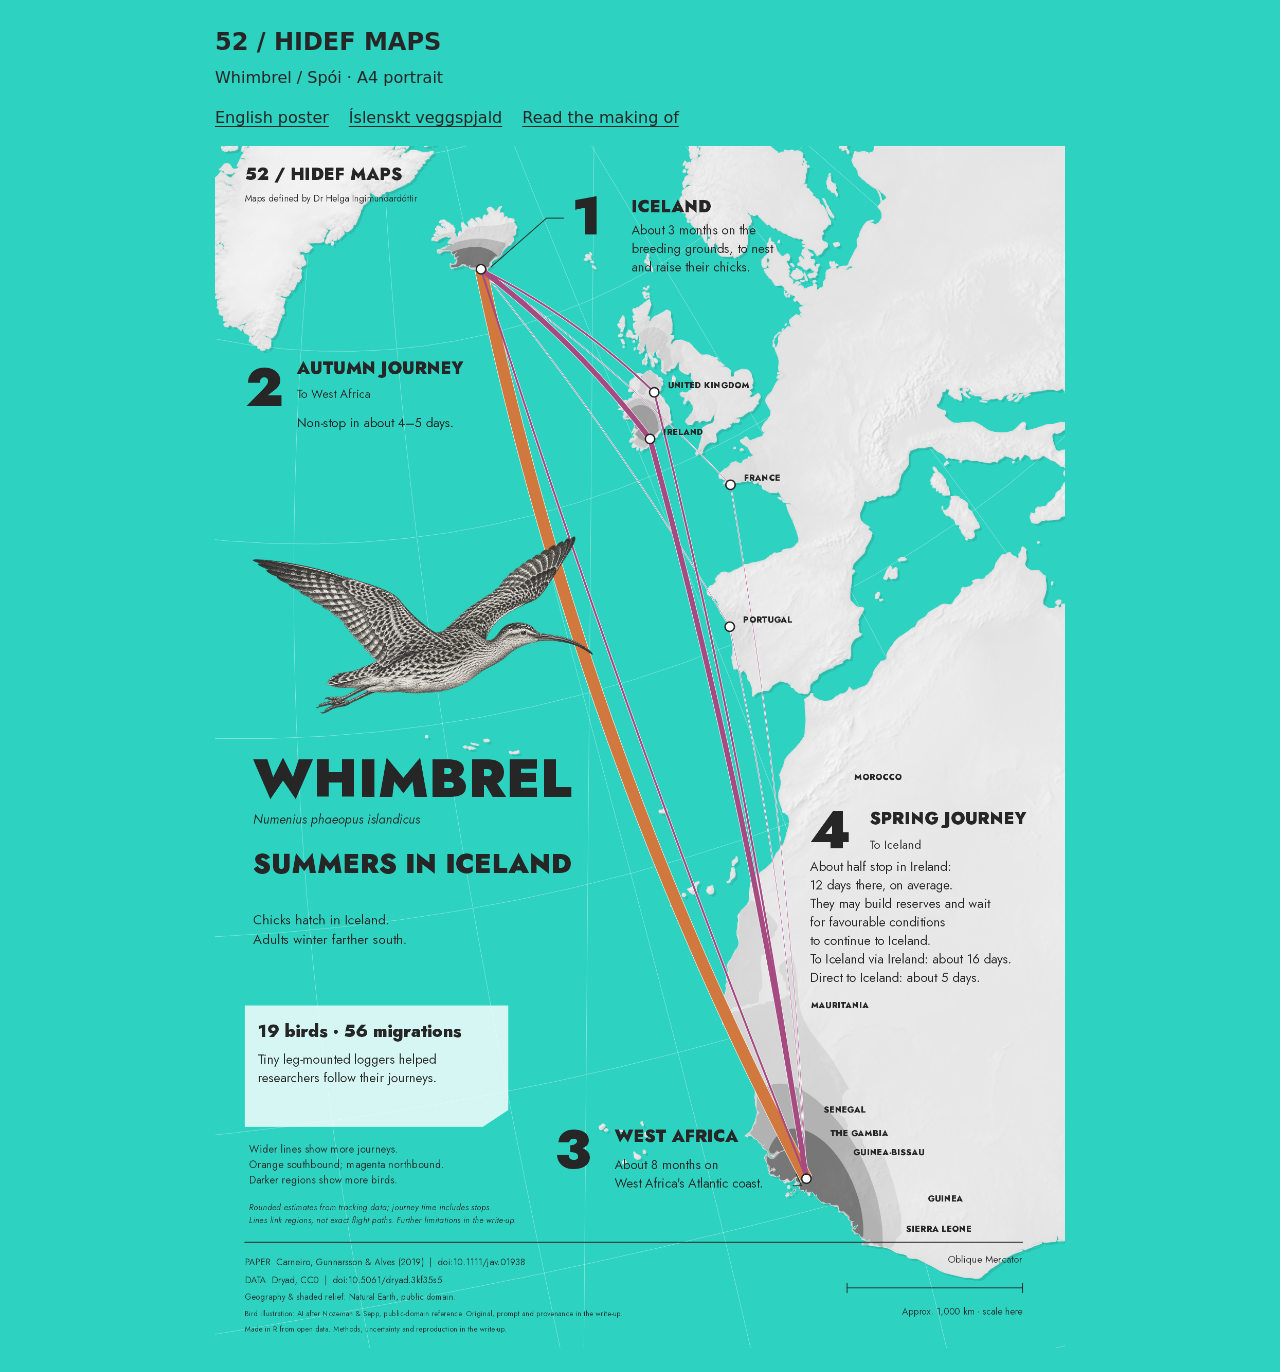
<file: previews/spoi/index.html>
<!doctype html>
<html lang="en"><head><meta charset="utf-8"><meta name="viewport" content="width=device-width,initial-scale=1"><title>Whimbrel / Spói · 52 / HIDEF MAPS</title>
<style>body{margin:0;background:#2DD2C0;color:#262626;font:16px/1.5 system-ui,sans-serif}main{max-width:850px;margin:auto;padding:24px}nav{display:flex;flex-wrap:wrap;gap:20px;margin:16px 0}a{color:inherit;text-underline-offset:3px}img{display:block;width:100%;height:auto}h1{font-size:24px;margin:0}p{margin:6px 0}</style></head>
<body><main><h1>52 / HIDEF MAPS</h1><p>Whimbrel / Spói · A4 portrait</p><nav aria-label="Poster downloads"><a href="poster.png">English poster</a><a href="poster-is.png" lang="is">Íslenskt veggspjald</a><a href="http://127.0.0.1:8876/research/spoi/site.html">Read the making of</a></nav><img src="poster.png" alt="Whimbrel migration poster with orange southbound and magenta northbound routes between Iceland and West Africa."></main></body></html>
</file>
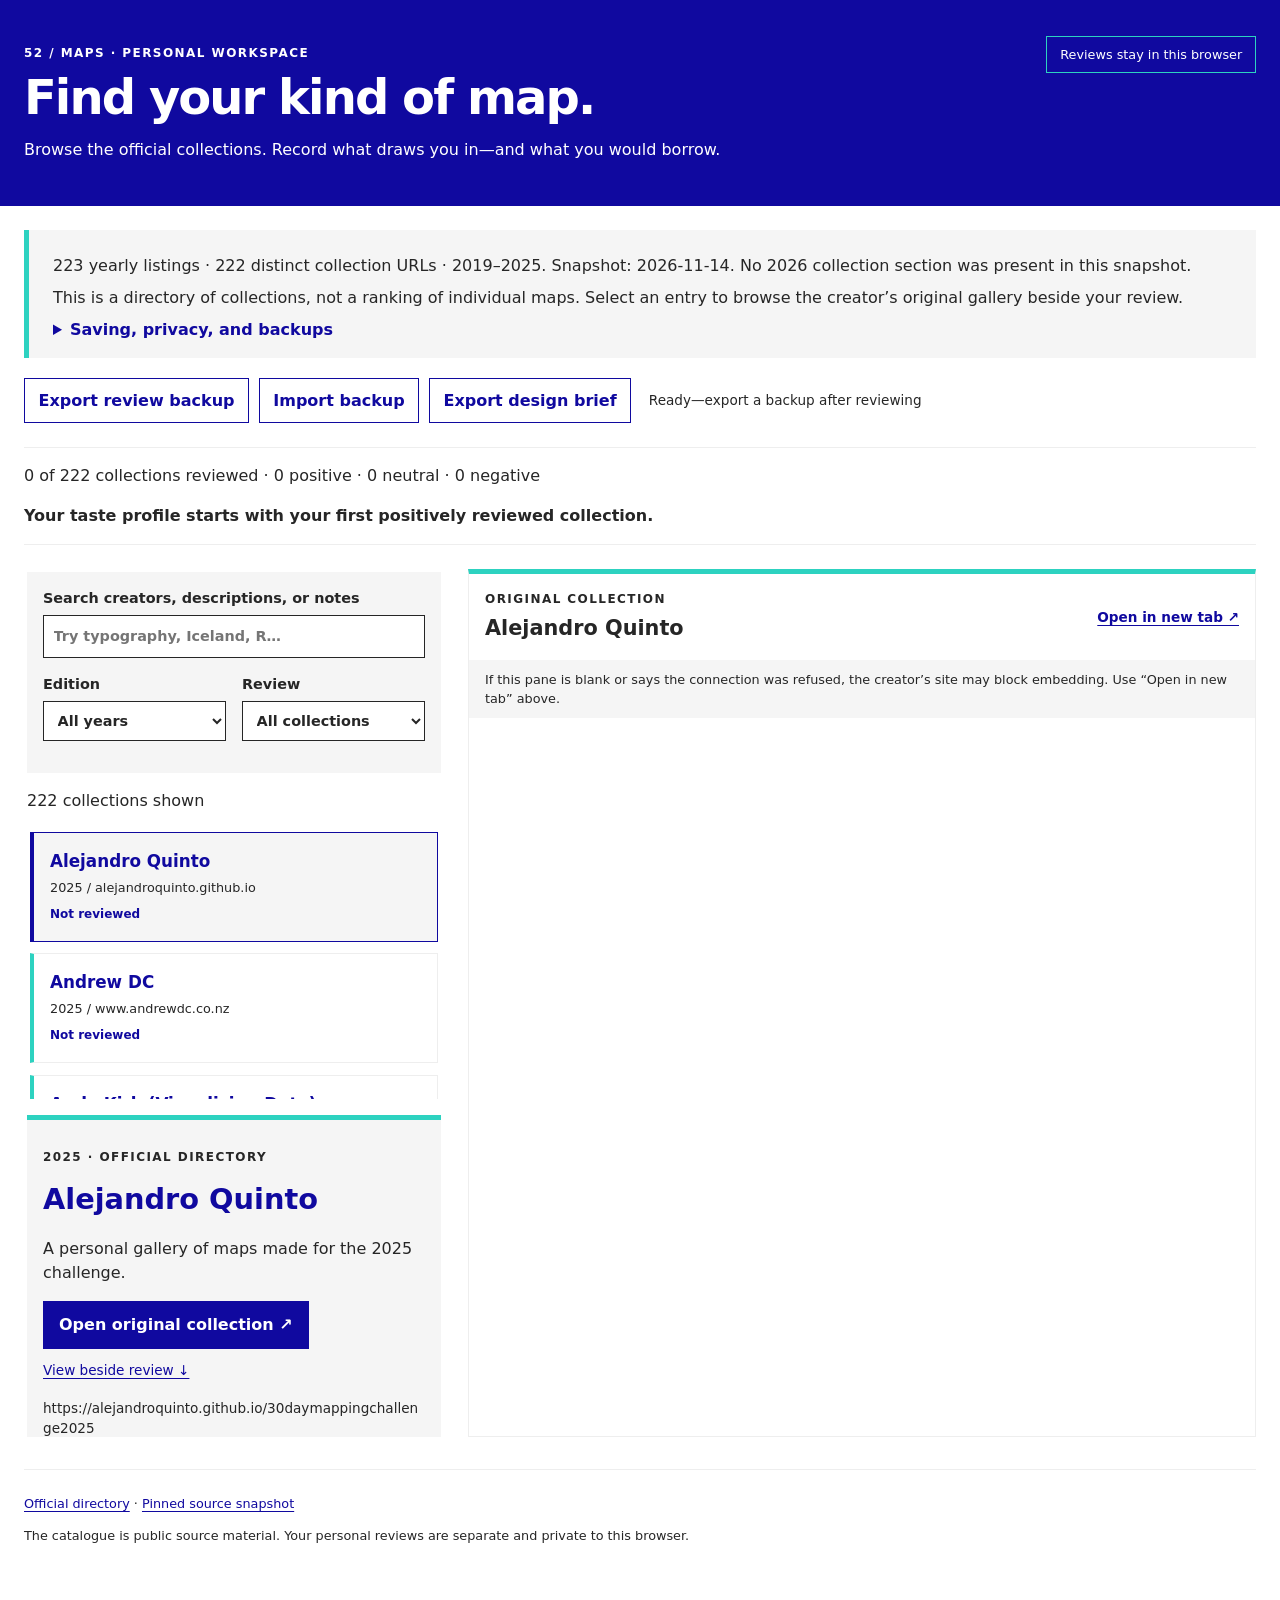
<file: tools/collection-review/index.html>
<!doctype html>
<html lang="en">
<head>
  <meta charset="utf-8"><meta name="viewport" content="width=device-width,initial-scale=1">
  <title>Map inspiration · Private review</title>
  <link rel="stylesheet" href="review.css">
  <script src="catalog.js" defer></script><script src="model.js" defer></script><script src="review.js" defer></script>
</head>
<body>
<header><div><p class="eyebrow">52 / MAPS · PERSONAL WORKSPACE</p><h1>Find your kind of map.</h1>
<p>Browse the official collections. Record what draws you in—and what you would borrow.</p></div>
<span class="private-badge">Reviews stay in this browser</span></header>
<main>
  <section class="intro" aria-label="About this collection">
    <p id="coverage"></p>
    <p>This is a directory of collections, not a ranking of individual maps. Select an entry to browse the creator’s original gallery beside your review.</p>
    <details><summary>Saving, privacy, and backups</summary><p>Your reactions and notes are saved only in this browser, on this device. Clearing browser data or using another browser can hide or remove them. Export a backup regularly. Your reviews are not sent to the public website or to the creators. The original-gallery pane loads the creator’s website directly; its usual cookies and network requests may apply.</p><p>Import merges your backup, keeping the newer version of each review. “Export design brief” turns your positively reviewed collections and chosen features into a Markdown brief you can share in this chat.</p><p>Keep using the same file location or local preview address so the browser can find its saved reviews.</p></details>
  </section>
  <section class="toolbar" aria-label="Review backups">
    <button id="export">Export review backup</button><label class="file-button" for="import">Import backup<input id="import" type="file" accept="application/json,.json"></label><button id="brief">Export design brief</button>
    <span id="save-status" role="status" aria-live="polite"></span>
  </section>
  <p id="notice" class="notice" role="alert" hidden></p>
  <section class="progress-section" aria-label="Your progress"><p id="progress"></p><div id="feature-summary"></div></section>
  <div class="workspace">
    <div class="review-sidebar">
    <section class="browse" aria-label="Collection browser">
      <div class="filters">
        <label>Search creators, descriptions, or notes<input id="search" type="search" placeholder="Try typography, Iceland, R…"></label>
        <div class="filter-row"><label>Edition<select id="year"><option value="">All years</option></select></label>
        <label>Review<select id="reaction"><option value="">All collections</option><option value="unreviewed">Not reviewed</option><option value="positive">Positive</option><option value="neutral">Neutral</option><option value="negative">Negative</option></select></label></div>
      </div>
      <p id="result-count" aria-live="polite"></p><div id="collection-list" class="collection-list"></div>
      <noscript>Enable JavaScript to browse the catalogue and save reviews. The complete catalogue is also available in data/community/collection_tracker.csv.</noscript>
    </section>
    <section class="inspector" aria-labelledby="selected-title">
      <p class="eyebrow" id="selected-years"></p><h2 id="selected-title">Choose a collection</h2><p id="selected-description"></p>
      <p><a id="source-link" class="source-link" target="_blank" rel="noopener noreferrer">Open original collection ↗</a> <a href="#original-panel" class="pane-jump">View beside review ↓</a></p><p id="selected-host" class="muted"></p>
      <div id="per-year-listings"></div>
      <form id="review-form">
        <fieldset><legend>Your reaction</legend><div class="reactions">
          <label><input type="radio" name="rating" value="unreviewed" checked> Not reviewed</label>
          <label><input type="radio" name="rating" value="positive"> Positive</label>
          <label><input type="radio" name="rating" value="neutral"> Neutral</label>
          <label><input type="radio" name="rating" value="negative"> Negative</label>
        </div></fieldset>
        <label for="why">Why? What works—or doesn’t work—for you?</label><textarea id="why" rows="4" placeholder="Be specific: the restrained palette makes the pattern clear, but the labels are hard to read…"></textarea>
        <label for="features">Features you would borrow</label><input id="features" type="text" placeholder="Comma-separated: typography, relief, annotations…">
        <div id="feature-suggestions" class="feature-suggestions" aria-label="Suggested feature tags"></div>
        <label for="map-url">Specific map or page worth returning to (optional)</label><input id="map-url" type="url" placeholder="https://…">
        <label for="inspiration">An idea for one of your own maps</label><textarea id="inspiration" rows="3" placeholder="Could I use this technique to explore…?"></textarea>
        <p class="muted">Changes save automatically. Tags count toward the design brief when you mark a collection “Positive.” Neutral and negative reactions remain useful context in the backup.</p>
      </form>
      <div class="next-row"><button id="previous">← Previous</button><button id="next">Next →</button><button id="next-unreviewed">Next not reviewed</button></div>
    </section>
    </div>
    <section id="original-panel" class="original-panel" aria-labelledby="original-title">
      <div class="original-heading"><div><p class="eyebrow">ORIGINAL COLLECTION</p><h2 id="original-title">Choose a collection</h2></div><a id="original-external" target="_blank" rel="noopener noreferrer">Open in new tab ↗</a></div>
      <p class="embed-help">If this pane is blank or says the connection was refused, the creator’s site may block embedding. Use “Open in new tab” above.</p>
      <iframe id="original-frame" title="Original collection" referrerpolicy="no-referrer" sandbox="allow-scripts allow-same-origin allow-forms allow-popups allow-popups-to-escape-sandbox" src="about:blank"></iframe>
    </section>
  </div>
  <footer><a id="directory-link" target="_blank" rel="noopener noreferrer">Official directory</a> · <a id="snapshot-link" target="_blank" rel="noopener noreferrer">Pinned source snapshot</a><p>The catalogue is public source material. Your personal reviews are separate and private to this browser.</p></footer>
</main>
</body></html>
</file>
<file: tools/collection-review/review.css>
:root { --blue:#10099f; --teal:#2dd2c0; --yellow:#fac55b; --pink:#d61f69; --paper:#f5f5f5; --panel:#eeeeee; --ink:#262626; --white:#ffffff; }
* { box-sizing:border-box; }
body { margin:0; background:var(--white); color:var(--ink); font:16px/1.5 system-ui,sans-serif; }
header { background:var(--blue); color:var(--white); padding:2.25rem max(1.5rem,calc((100vw - 1400px)/2)); display:flex; gap:2rem; justify-content:space-between; align-items:start; }
h1 { font-size:clamp(2rem,4vw,3rem); letter-spacing:-.04em; line-height:1.05; margin:.6rem 0 1rem; }
header p { margin:.5rem 0; }
.eyebrow { font-size:.75rem; letter-spacing:.12em; font-weight:800; }
.private-badge { border:1px solid var(--teal); padding:.5rem .8rem; white-space:nowrap; font-size:.8rem; }
main { max-width:1920px; padding:1.5rem; margin:auto; }
a { color:var(--blue); text-underline-offset:.2em; overflow-wrap:anywhere; }
button,input,select,textarea,.file-button { font:inherit; }
button,.file-button { cursor:pointer; border:1px solid var(--blue); background:var(--white); color:var(--blue); padding:.6rem .85rem; font-weight:650; }
button:hover,.file-button:hover { background:var(--paper); }
button:disabled { opacity:.5; cursor:default; }
:focus-visible { outline:3px solid var(--yellow); outline-offset:3px; }
.intro { border-left:5px solid var(--teal); background:var(--paper); padding:1rem 1.5rem; }
.intro p { margin:.5rem 0; }
summary { color:var(--blue); cursor:pointer; font-weight:700; }
.toolbar,.next-row { display:flex; flex-wrap:wrap; gap:.6rem; align-items:center; margin:1.25rem 0; }
.file-button input { position:absolute; width:1px; height:1px; overflow:hidden; clip-path:inset(50%); }
.file-button:focus-within { outline:3px solid var(--yellow); outline-offset:3px; }
#save-status { font-size:.85rem; margin-left:.5rem; }
.notice { border:2px solid var(--pink); padding:1rem; background:var(--paper); }
.progress-section { border-top:1px solid var(--panel); border-bottom:1px solid var(--panel); margin:1.5rem 0; padding-bottom:1rem; }
.workspace { display:grid; grid-template-columns:minmax(340px,420px) minmax(0,1fr); gap:1.5rem; align-items:start; }
.review-sidebar { min-width:0; max-height:calc(100dvh - 2rem); overflow:auto; padding:3px; }
.original-panel { position:sticky; top:1rem; min-width:0; height:calc(100dvh - 2rem); min-height:450px; display:flex; flex-direction:column; border:1px solid var(--panel); border-top:5px solid var(--teal); background:var(--white); }
.original-heading { padding:1rem; display:flex; flex-wrap:wrap; gap:.5rem 1rem; align-items:center; justify-content:space-between; }
.original-heading h2 { margin:0; font-size:1.3rem; overflow-wrap:anywhere; }
.original-heading .eyebrow { margin:0 0 .3rem; }
.original-heading a { font-size:.85rem; font-weight:700; }
.embed-help { margin:0; padding:.6rem 1rem; background:var(--paper); font-size:.8rem; }
#original-frame { width:100%; flex:1; min-height:0; border:0; background:var(--white); }
.pane-jump { display:inline-block; margin-top:.7rem; font-size:.85rem; }
.browse { min-width:0; }
.filters { background:var(--paper); padding:1rem; }
label { display:block; font-size:.9rem; font-weight:650; }
input:not([type=radio]):not([type=file]),select,textarea { display:block; border:1px solid var(--ink); padding:.6rem; width:100%; background:var(--white); color:var(--ink); border-radius:0; margin:.35rem 0 1rem; }
textarea { resize:vertical; }
.filter-row { display:grid; grid-template-columns:1fr 1fr; gap:1rem; }
.collection-list { max-height:30vh; min-height:180px; overflow:auto; padding:3px; }
.collection { display:block; width:100%; text-align:left; border:1px solid var(--panel); border-left:4px solid var(--teal); margin-bottom:.7rem; padding:1rem; background:var(--white); }
.collection[aria-pressed=true] { border-color:var(--blue); background:var(--paper); }
.collection strong { display:block; font-size:1.05rem; }
.collection .meta { display:block; margin:.25rem 0; font-size:.8rem; color:var(--ink); font-weight:400; overflow-wrap:anywhere; }
.collection .reaction-label { font-size:.75rem; font-weight:750; color:var(--blue); }
.inspector { background:var(--paper); padding:1rem; border-top:5px solid var(--teal); min-width:0; margin-top:1rem; }
.inspector h2 { margin:.4rem 0 1rem; color:var(--blue); font-size:1.8rem; overflow-wrap:anywhere; }
.source-link { display:inline-block; background:var(--blue); padding:.75rem 1rem; color:var(--white); font-weight:750; text-decoration:none; }
.source-link:hover { background:var(--teal); color:var(--blue); }
.muted { font-size:.85rem; }
#selected-host { overflow-wrap:anywhere; }
fieldset { border:0; padding:0; margin:1.5rem 0; }
legend { font-size:.9rem; font-weight:750; margin-bottom:.6rem; }
.reactions { display:flex; flex-wrap:wrap; gap:.6rem; }
.reactions label { background:var(--white); padding:.5rem .7rem; border:1px solid var(--panel); }
input[type=radio] { accent-color:var(--blue); }
.feature-suggestions { display:flex; flex-wrap:wrap; gap:.4rem; margin:-.5rem 0 1.5rem; }
.feature-suggestions button,.tag { padding:.25rem .5rem; font-size:.8rem; }
.feature-suggestions button[aria-pressed=true] { background:var(--blue); color:var(--white); }
.tag { display:inline-block; background:var(--teal); color:var(--blue); margin:.2rem .4rem .2rem 0; font-weight:650; }
footer { border-top:1px solid var(--panel); margin-top:2rem; padding:1.5rem 0; font-size:.8rem; }
@media(max-width:820px) { .workspace { grid-template-columns:1fr; gap:1rem; } .review-sidebar { max-height:none; overflow:visible; } .original-panel { position:static; height:75dvh; min-height:400px; } header { display:block; } .private-badge { display:inline-block; margin-top:1rem; } .collection-list { max-height:320px; } main { padding:1rem; } }
</file>
